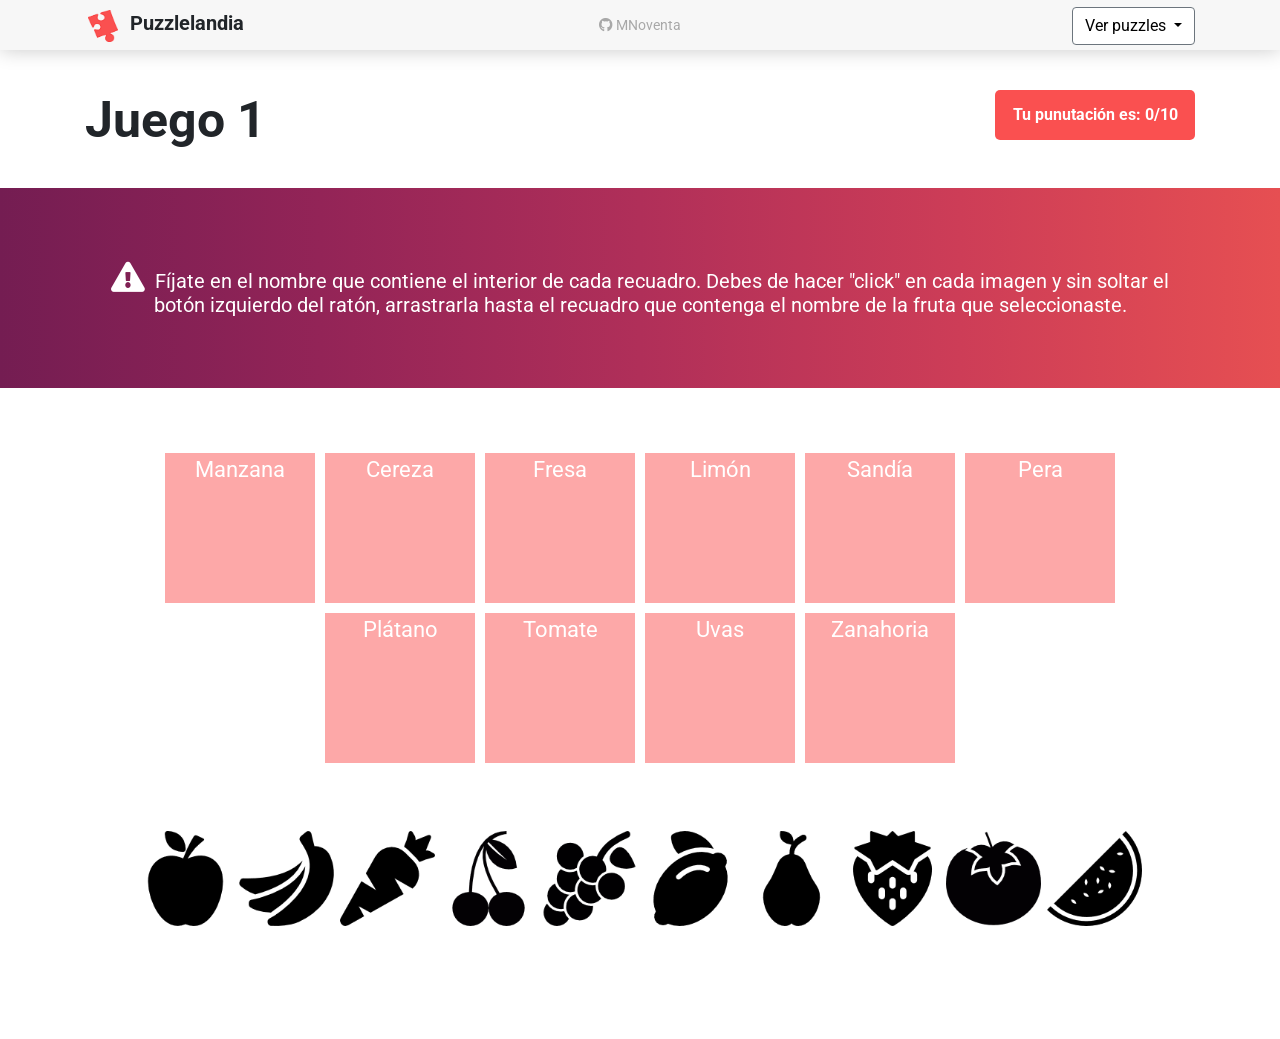
<file: index.html>
<!DOCTYPE html>
<html lang="en">
<head>
	<meta charset="UTF-8">
	<title>Document</title>
	<link href="https://fonts.googleapis.com/css?family=Indie+Flower" rel="stylesheet">
	<link rel="stylesheet" href="estilos.css">
	<link rel="stylesheet" href="https://stackpath.bootstrapcdn.com/bootstrap/4.1.3/css/bootstrap.min.css" integrity="sha384-MCw98/SFnGE8fJT3GXwEOngsV7Zt27NXFoaoApmYm81iuXoPkFOJwJ8ERdknLPMO" crossorigin="anonymous">
	<link href="https://fonts.googleapis.com/css?family=Roboto" rel="stylesheet">
	<link rel="stylesheet" href="https://use.fontawesome.com/releases/v5.7.1/css/all.css" integrity="sha384-fnmOCqbTlWIlj8LyTjo7mOUStjsKC4pOpQbqyi7RrhN7udi9RwhKkMHpvLbHG9Sr" crossorigin="anonymous">
</head>

<body>
	<header>
		<div class="container">
			<div class="row">
				<div class="col-4"><img src="imgPractica/logo.png" alt="">
					<h1>Puzzlelandia</h1>
				</div>
				<div class="col-4 d-flex justify-content-center">
					<div class="git_contact">
						<a href="https://github.com/MNoventa" target="blank"><span class="fab fa-github"></span>  MNoventa</a>
					</div>
				</div>
				<div class="col-4 text-right">
					<div class="dropdown">
					  <a class="btn btn-secondary dropdown-toggle" href="#" role="button" id="dropdownMenuLink" data-toggle="dropdown" aria-haspopup="true" aria-expanded="false">
					    Ver puzzles
					  </a>

					  <div class="dropdown-menu" aria-labelledby="dropdownMenuLink">
					    <a class="dropdown-item" href="puzzle_1.html">Arrastra las frutas (J-1)</a>
					    <a class="dropdown-item" href="puzzle_2.html">Crea imagen de gatito (J-2)</a>
					    <a class="dropdown-item" href="puzzle_3.html">Crea imagen de paisaje (J-3)</a>
					  </div>
					</div>
				</div>
			</div>
		</div>
	</header>

	<div class="container titulo_h2">
		<div class="row">	
			<div class="col-6">
				<h2>Juego 1</h2>
			</div>
			<div class="col-6 d-flex justify-content-end">
				<div class="div_puntuacion text-center">
					Tu punutación es: <span id="puntuacion">0</span>/10
				</div>
			</div>
		</div>
	</div>

		<div class="instrucciones">
			<div class="container">
				<div class="row">
					<div class="col-12">
						<span><i class="fas fa-exclamation-triangle"></i>Fíjate en el nombre que contiene el interior de cada recuadro. Debes de hacer "click" en cada imagen y sin soltar el botón izquierdo del ratón, arrastrarla hasta el recuadro que contenga el nombre de la fruta que seleccionaste.</span>
					</div>
				</div>
			</div>
		</div>

	<div class="container container_game">
		<div class="row">
			<div class="col-12">	
				<div class="contenedorDrop">		
					<div class="divDrop">
						<img src="imgPractica/check_green.png" class="check novisible">
						<div id="dropzone-manzana" class="dropzone">
							Manzana
						</div>
					</div>
					<div class="divDrop">
						<img src="imgPractica/check_green.png" class="check novisible">
						<div id="dropzone-cereza" class="dropzone">
							Cereza
						</div>
					</div>
					<div class="divDrop">
						<img src="imgPractica/check_green.png" class="check novisible">
						<div id="dropzone-fresa" class="dropzone">
							Fresa
						</div>
					</div>
					<div class="divDrop">
						<img src="imgPractica/check_green.png" class="check novisible">
						<div id="dropzone-limon" class="dropzone">
							Limón
						</div>
					</div>
					<div class="divDrop">
						<img src="imgPractica/check_green.png" class="check novisible">
						<div id="dropzone-melon" class="dropzone">
							Sandía
						</div>
					</div>
					<div class="divDrop">
						<img src="imgPractica/check_green.png" class="check novisible">
						<div id="dropzone-pera" class="dropzone">
							Pera
						</div>
					</div>
					<div class="divDrop">
						<img src="imgPractica/check_green.png" class="check novisible">
						<div id="dropzone-platano" class="dropzone">
							Plátano
						</div>
					</div>
					<div class="divDrop">
						<img src="imgPractica/check_green.png" class="check novisible">
						<div id="dropzone-tomate" class="dropzone">
							Tomate
						</div>
					</div>
					<div class="divDrop">
						<img src="imgPractica/check_green.png" class="check novisible">
						<div id="dropzone-uvas" class="dropzone">
							Uvas
						</div>
					</div>
					<div class="divDrop">
						<img src="imgPractica/check_green.png" class="check novisible">
						<div id="dropzone-zanahoria" class="dropzone">
							Zanahoria
						</div>
					</div>
				</div>
			</div>
			<div class="col-12">
				<div class="contenedorDrop">
					<img id="icon-manzana" width="95px" height="95px" class="icon" draggable="true" src="imgPractica/apple.png">
					<img id="icon-platano" width="95px" height="95px" class="icon" draggable="true" src="imgPractica/bananas.png">
					<img id="icon-zanahoria" width="95px" height="95px" class="icon" draggable="true" src="imgPractica/carrot.png">
					<img id="icon-cereza" width="95px" height="95px" class="icon" draggable="true" src="imgPractica/cherries.png">
					<img id="icon-uvas" width="95px" height="95px" class="icon" draggable="true" src="imgPractica/grapes.png">
					<img id="icon-limon" width="95px" height="95px" class="icon" draggable="true" src="imgPractica/lemon.png">
					<img id="icon-pera" width="95px" height="95px" class="icon" draggable="true" src="imgPractica/pear.png">
					<img id="icon-fresa" width="95px" height="95px" class="icon" draggable="true" src="imgPractica/strawberry.png">
					<img id="icon-tomate" width="95px" height="95px" class="icon" draggable="true" src="imgPractica/tomato.png">
					<img id="icon-melon" width="95px" height="95px" class="icon" draggable="true" src="imgPractica/watermelon.png">
				</div>
			</div>
		</div>
	</div>

	<script src="https://code.jquery.com/jquery-3.3.1.slim.min.js" integrity="sha384-q8i/X+965DzO0rT7abK41JStQIAqVgRVzpbzo5smXKp4YfRvH+8abtTE1Pi6jizo" crossorigin="anonymous"></script>
	<script src="https://cdnjs.cloudflare.com/ajax/libs/popper.js/1.14.3/umd/popper.min.js" integrity="sha384-ZMP7rVo3mIykV+2+9J3UJ46jBk0WLaUAdn689aCwoqbBJiSnjAK/l8WvCWPIPm49" crossorigin="anonymous"></script>
	<script src="https://stackpath.bootstrapcdn.com/bootstrap/4.1.3/js/bootstrap.min.js" integrity="sha384-ChfqqxuZUCnJSK3+MXmPNIyE6ZbWh2IMqE241rYiqJxyMiZ6OW/JmZQ5stwEULTy" crossorigin="anonymous"></script>
	<script src="puzzle_1.js"></script>
</body>
</html>
</file>
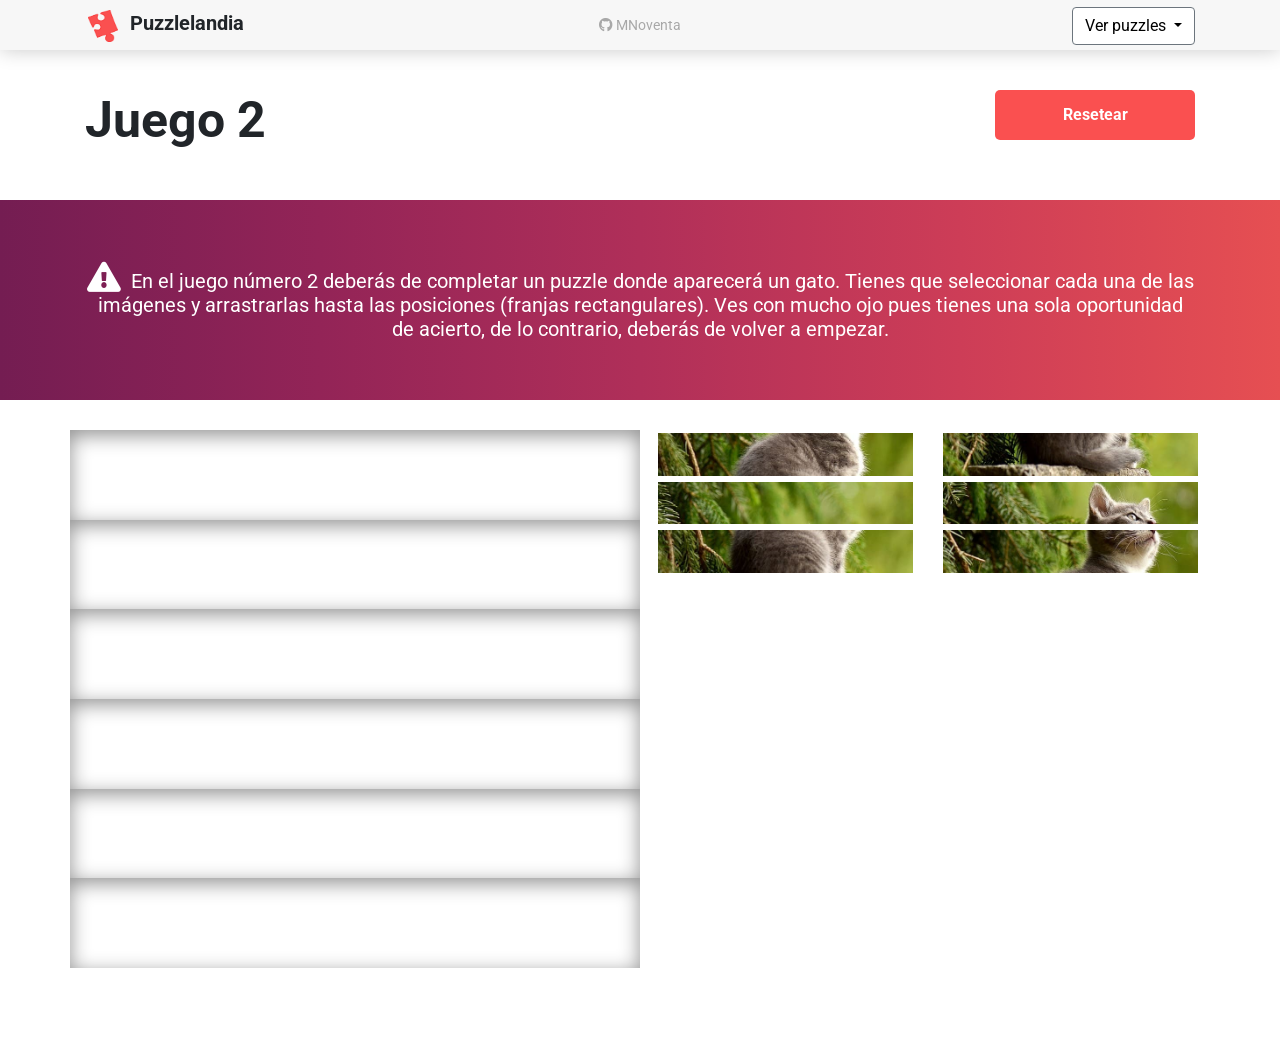
<file: puzzle_2.html>
<!DOCTYPE html>
<html lang="en">
<head>
	<meta charset="UTF-8">
	<title>Document</title>
	<link href="https://fonts.googleapis.com/css?family=Cedarville+Cursive" rel="stylesheet">
	<link href="https://fonts.googleapis.com/css?family=Roboto" rel="stylesheet">
	<link rel="stylesheet" href="https://stackpath.bootstrapcdn.com/bootstrap/4.1.3/css/bootstrap.min.css" integrity="sha384-MCw98/SFnGE8fJT3GXwEOngsV7Zt27NXFoaoApmYm81iuXoPkFOJwJ8ERdknLPMO" crossorigin="anonymous">
	<link rel="stylesheet" href="https://use.fontawesome.com/releases/v5.7.1/css/all.css" integrity="sha384-fnmOCqbTlWIlj8LyTjo7mOUStjsKC4pOpQbqyi7RrhN7udi9RwhKkMHpvLbHG9Sr" crossorigin="anonymous">
	<link rel="stylesheet" href="estilos.css">
	<style>

		img{
			margin: 3px;
		}
		.dropzone_pr2{
			background-size: cover;
			background-repeat: no-repeat;
			background-position: center;
		}
	</style>
</head>
	<header>
		<div class="container">
			<div class="row">
				<div class="col-4"><img src="imgPractica/logo.png" alt="">
					<h1>Puzzlelandia</h1>
				</div>
				<div class="col-4 d-flex justify-content-center">
					<div class="git_contact">
						<a href="https://github.com/MNoventa" target="blank"><span class="fab fa-github"></span>  MNoventa</a>
					</div>
				</div>
				<div class="col-4 text-right">
					<div class="dropdown">
					  <a class="btn btn-secondary dropdown-toggle" href="#" role="button" id="dropdownMenuLink" data-toggle="dropdown" aria-haspopup="true" aria-expanded="false">
					    Ver puzzles
					  </a>

					  <div class="dropdown-menu" aria-labelledby="dropdownMenuLink">
					    <a class="dropdown-item" href="index.html">Arrastra las frutas (J-1)</a>
					    <a class="dropdown-item" href="puzzle_2.html">Crea imagen de gatito (J-2)</a>
					    <a class="dropdown-item" href="puzzle_3.html">Crea imagen de paisaje (J-3)</a>
					  </div>
					</div>
				</div>
			</div>
		</div>
	</header>

	<div class="container titulo_h2">
		<div class="row">	
			<div class="col-6">
				<h2>Juego 2</h2>
			</div>
			<div class="col-6 d-flex justify-content-end">
				<div class="text-center" id="div_resetear">
					Resetear
				</div>
			</div>
		</div>
	</div>

		<div class="instrucciones">
			<div class="container">
				<div class="row">
					<div class="col-12">
						<span><i class="fas fa-exclamation-triangle"></i>En el juego número 2 deberás de completar un puzzle donde aparecerá un gato. Tienes que seleccionar cada una de las imágenes y arrastrarlas hasta las posiciones (franjas rectangulares). Ves con mucho ojo pues tienes una sola oportunidad de acierto, de lo contrario, deberás de volver a empezar.</span>
					</div>
				</div>
			</div>
		</div>
<body>
	<div class="container">
		<div class="row" id="comprobar">
			<div class="col-12 col_compr">
				<button type="button" class="btn btn-secondary " data-toggle="modal" data-target="#exampleModalCenter">
			  		Comprobar resultado
				</button>
			</div>
		</div>
			<!-- Modal -->
			<div class="modal fade" id="exampleModalCenter" tabindex="-1" role="dialog" aria-labelledby="exampleModalCenterTitle" aria-hidden="true">
			  <div class="modal-dialog modal-dialog-centered" role="document">
			    <div class="modal-content">
			      <div class="modal-header">
			        <h5 class="modal-title" id="exampleModalCenterTitle">¿Has sido capaz de acertar el puzzle?</h5>
			        <button type="button" class="close" data-dismiss="modal" aria-label="Close">
			          <span aria-hidden="true">&times;</span>
			        </button>
			      </div>
			      <div class="modal-body">
			        <p id="resultado_total"></p>
			      </div>
			      <div class="modal-footer">
			        <button type="button" class="btn btn-secondary" id="btn_aceptar">Aceptar</button>
			      </div>
			    </div>
			  </div>
			</div>
		
	</div>

	<div class="container container_game">
		<div class="row">
			<div class="col-12 col-md-6">
				<div class="row">
				<div class="col-12 div_img">
					<div id="dropzone1" class="dropzone_pr2"></div>
				</div>
				<div class="col-12 div_img">
					<div id="dropzone2" class="dropzone_pr2"></div>
				</div>
				<div class="col-12 div_img">
					<div id="dropzone3" class="dropzone_pr2"></div>
				</div>
				<div class="col-12 div_img">
					<div id="dropzone4" class="dropzone_pr2"></div>
				</div>
				<div class="col-12 div_img">
					<div id="dropzone5" class="dropzone_pr2"></div>
				</div>
				<div class="col-12 div_img">
					<div id="dropzone6" class="dropzone_pr2"></div>
				</div>
				</div>
			</div>
		

			<div class=" col-12 col-md-6">
				<div class="row" id="icons_drag">
					<div class="col-6">
						<img id="icon-cat1" class="icon" draggable="true" width="100%" src="imgPractica/fila-1-col-1.jpg">
					</div>
					<div class="col-6">
						<img id="icon-cat2" class="icon" draggable="true" width="100%" src="imgPractica/fila-2-col-1.jpg">
					</div>
					<div class="col-6">
						<img id="icon-cat3" class="icon" draggable="true" width="100%" src="imgPractica/fila-3-col-1.jpg">
					</div>
					<div class="col-6">
						<img id="icon-cat4" class="icon" draggable="true" width="100%" src="imgPractica/fila-4-col-1.jpg">
					</div>
					<div class="col-6">
						<img id="icon-cat5" class="icon" draggable="true" width="100%" src="imgPractica/fila-5-col-1.jpg">
					</div>
					<div class="col-6">
						<img id="icon-cat6" class="icon" draggable="true" width="100%" src="imgPractica/fila-6-col-1.jpg">
					</div>
				</div>
			</div>
		</div>
	</div>

<div id="compr_archivo" style="background: red"></div>

<script src="https://code.jquery.com/jquery-3.3.1.slim.min.js" integrity="sha384-q8i/X+965DzO0rT7abK41JStQIAqVgRVzpbzo5smXKp4YfRvH+8abtTE1Pi6jizo" crossorigin="anonymous"></script>
<script src="https://cdnjs.cloudflare.com/ajax/libs/popper.js/1.14.3/umd/popper.min.js" integrity="sha384-ZMP7rVo3mIykV+2+9J3UJ46jBk0WLaUAdn689aCwoqbBJiSnjAK/l8WvCWPIPm49" crossorigin="anonymous"></script>
<script src="https://stackpath.bootstrapcdn.com/bootstrap/4.1.3/js/bootstrap.min.js" integrity="sha384-ChfqqxuZUCnJSK3+MXmPNIyE6ZbWh2IMqE241rYiqJxyMiZ6OW/JmZQ5stwEULTy" crossorigin="anonymous"></script>
<script src="https://ajax.googleapis.com/ajax/libs/jquery/3.3.1/jquery.min.js"></script>
<script src="puzzle_2.js"></script>
</body>
</html>
</file>
<file: estilos.css>
* {
		margin: 0;
		padding: 0;
}
body{
	background-repeat: no-repeat;
	background-size: cover;
	font-family: 'Roboto', sans-serif !important;
}

header{
	background: #f7f7f7;
	height: 50px;
	line-height: 50px;
	box-shadow: 0px 0px 20px 0px #c9c9c9;
	z-index: 2;
	position: fixed;
	width: 100%;
	top: 0;
}

header h1{
	font-size: 20px !important;
	display: inline;
	font-weight: bold;
	margin-left: 5px;

}

.titulo_h2{
	margin-top: 40px;
}

.git_contact{
	width: 60%;
	text-align: center;
	font-size: 14px;
	text-decoration: none !important;
}

.compr_archivo{ 
	display: none;
}

.titulo_h2{
	margin-top: 90px;
}

.git_contact a{
	color: #A8A8A8;
	text-decoration: none !important;
	transition: 0.15s all;
}

.git_contact a:hover{
	transition: 0.15s all;
	color: #000;
}

.div_puntuacion, #div_resetear{
	background-color: #fa5050;
	width: 200px;
	height: 50px;
	line-height: 50px;
	font-weight: bold;
	color: #fff;
	border-radius: 5px;
}

#div_resetear{
	cursor: pointer;
	transition: 0.3s all;
}

.col_compr{
	justify-content: center;
    display: flex;
    margin-bottom: 29px;
}

#div_resetear:hover{
	background-color: #a53535;
	transition: 0.3s all;
}

.container_game{
	margin-bottom: 80px;
}

header img{
	width: 30px;
	display: inline;
}

header .btn-secondary{
	background-color: #fff !important;
	color: #000 !important;
}

.instrucciones{
	background-image: linear-gradient(to right, #741d52, #932457, #b02f59, #cd3d57, #e64f52);
	height: 200px;
	line-height: 200px;
	color: #fff;
	font-size: 20px;
	margin: 30px 0px 30px 0px;
	text-align: center;
}

.instrucciones span{
	display:inline-block;
	vertical-align:middle;
	line-height:normal;
}

.instrucciones i{
	font-size: 30px;
	margin-right: 10px;
}

img{
	margin: 3px;
}
.dropzone{
	background-size: cover;
	background-repeat: no-repeat;
	background-position: center;
	font-size: 22px;
}

.div_img{
   -moz-box-shadow: inset 0px 5px 20px #8F8F8F;
   -webkit-box-shadow: inset 0px 5px 20px #8F8F8F;
   box-shadow: inset 0px 5px 20px #8F8F8F;
}

h2{
	font-size: 50px !important;
	font-weight: bold !important;
	margin-bottom: 20px; 
}

h3{
	font-size: 17px;
}

p{
	font-size: 25px;
	color: red;
	text-align: center;
}

.act{
	padding: 5px;
	border: 3px solid #000;
	width: 35%;
	background-color: #fff;
	margin: 0 auto;
}

.contenedorDrop{
	background: #fff;
	padding: 10px;
	box-shadow: 10px 10px 0px 10px 10px #000;
	margin: 20px auto;
	display: -webkit-flex;
	display: -ms-flex;
	display: flex;
	flex-wrap: wrap;
	justify-content: center;
}

.divDrop{
	color: #fff;
	margin: 5px;
	background-color: #fda8a8;
	text-align: center;
	width: 150px;
	height: 150px;
	position: relative;
	transition: .3s all;
}

.divDrop:hover{
	background: #FDCBCB;
	transition: .3s all;
}

.aumentado{
	transition: all 0.2s;
	width: 210px;
	height: 210px;
	box-shadow: 0px 0px 15px #000;
}

.check{
	width: 25%;
	height: 25%;
	position: absolute;
	z-index: 1;
	right: 2px;
	bottom: 2px;
}

.check.novisible{
	visibility: hidden;
}

.check.visible{
	visibility: visible;
}

.dropzone {
	position: absolute;
	top: 0;
	bottom: 0;
	left: 0;
	right: 0;
	background-size: 90% auto;
	background-repeat: no-repeat;
	background-position: center;
}

li{
	list-style: none;
	text-align: center;
	right: 15%;
	position: absolute;

}

ul{
	font-size: 15px;
	background-color: grey;
	width: 200px;
	margin: 5px;
	text-align: center;

}
</file>
